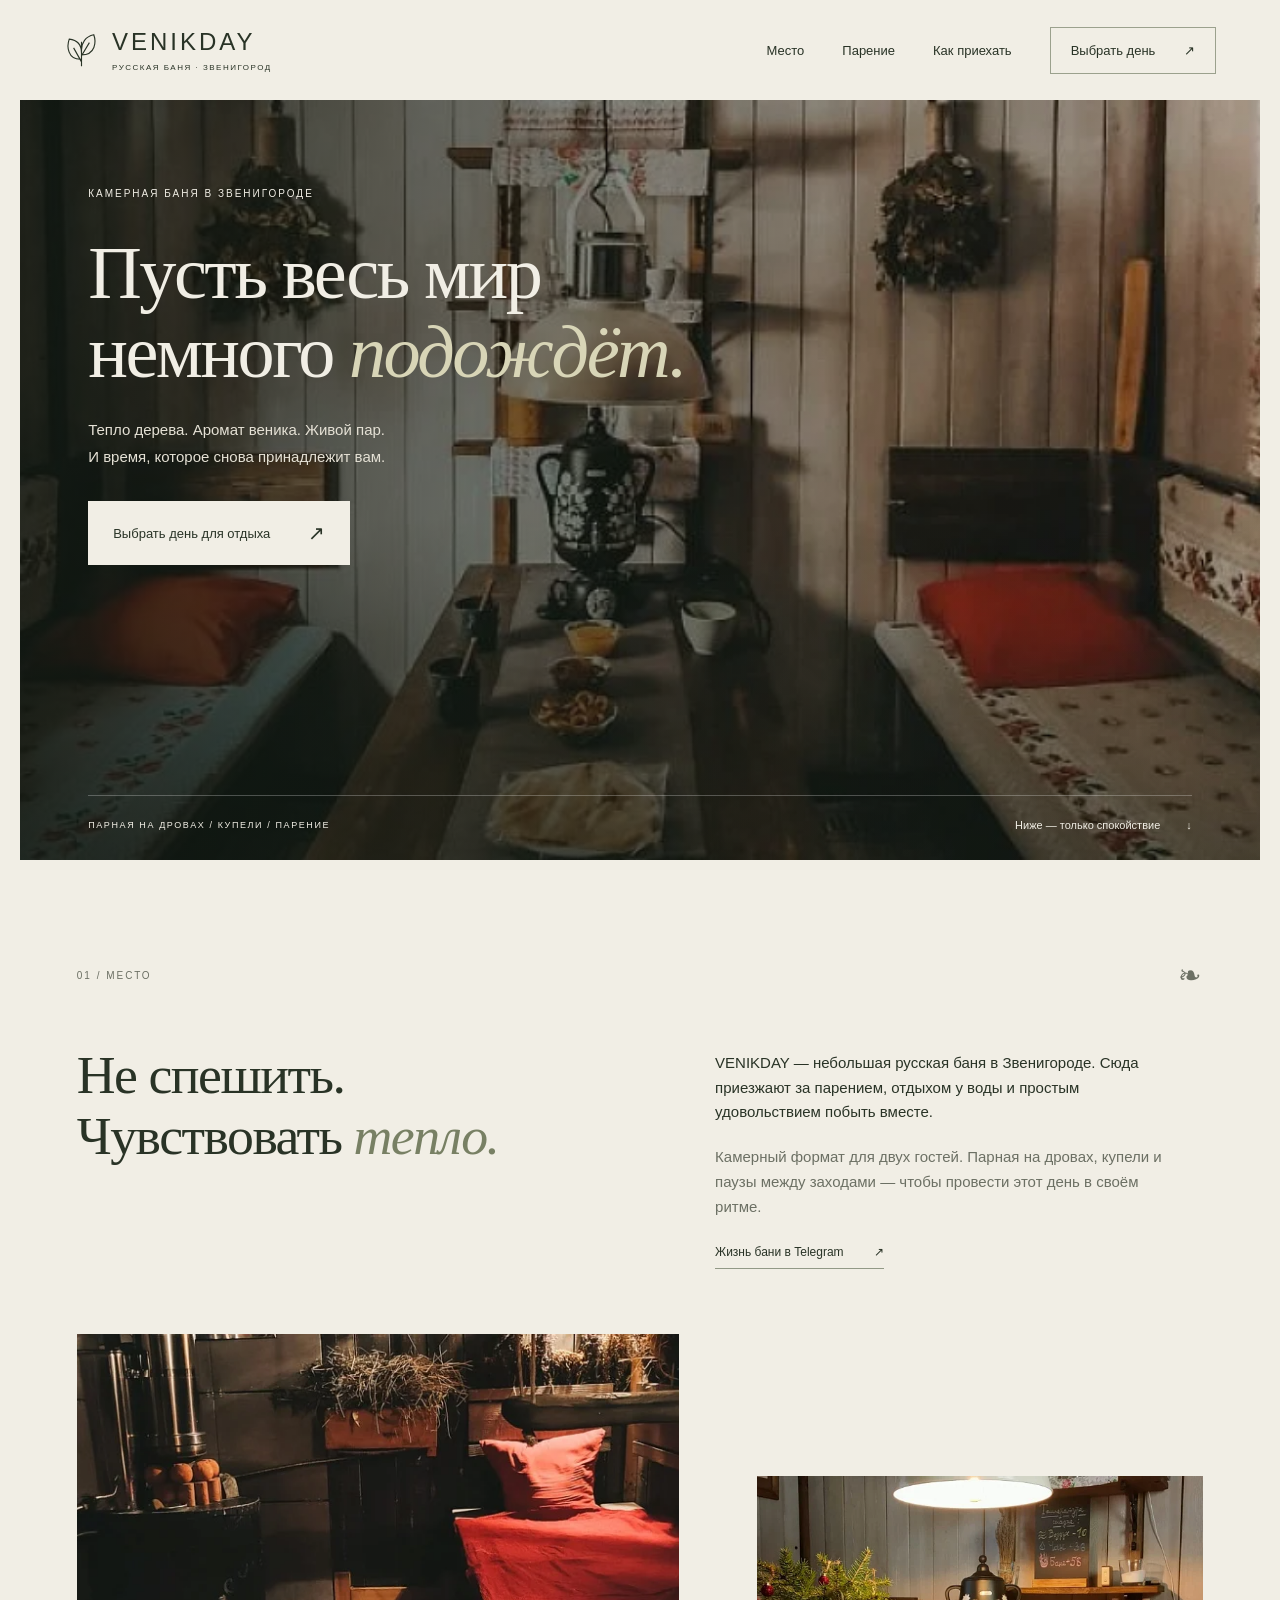
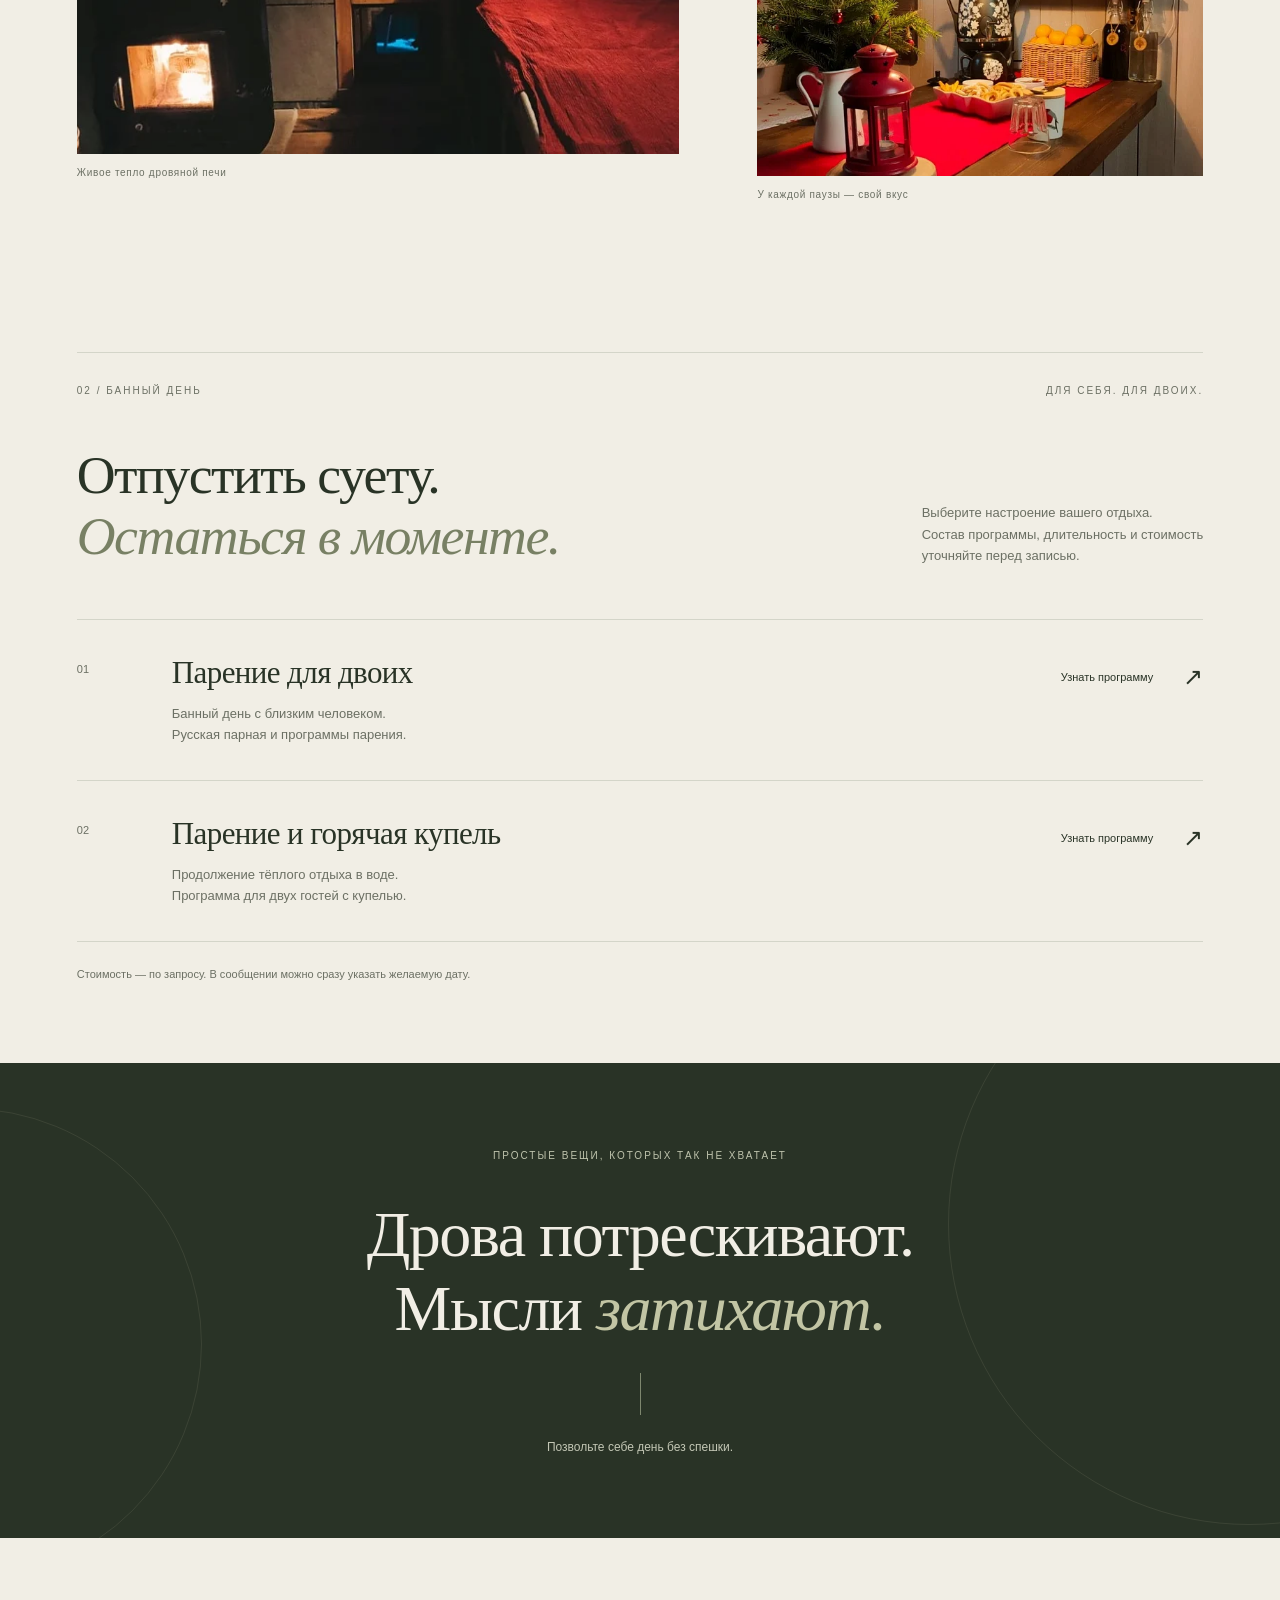
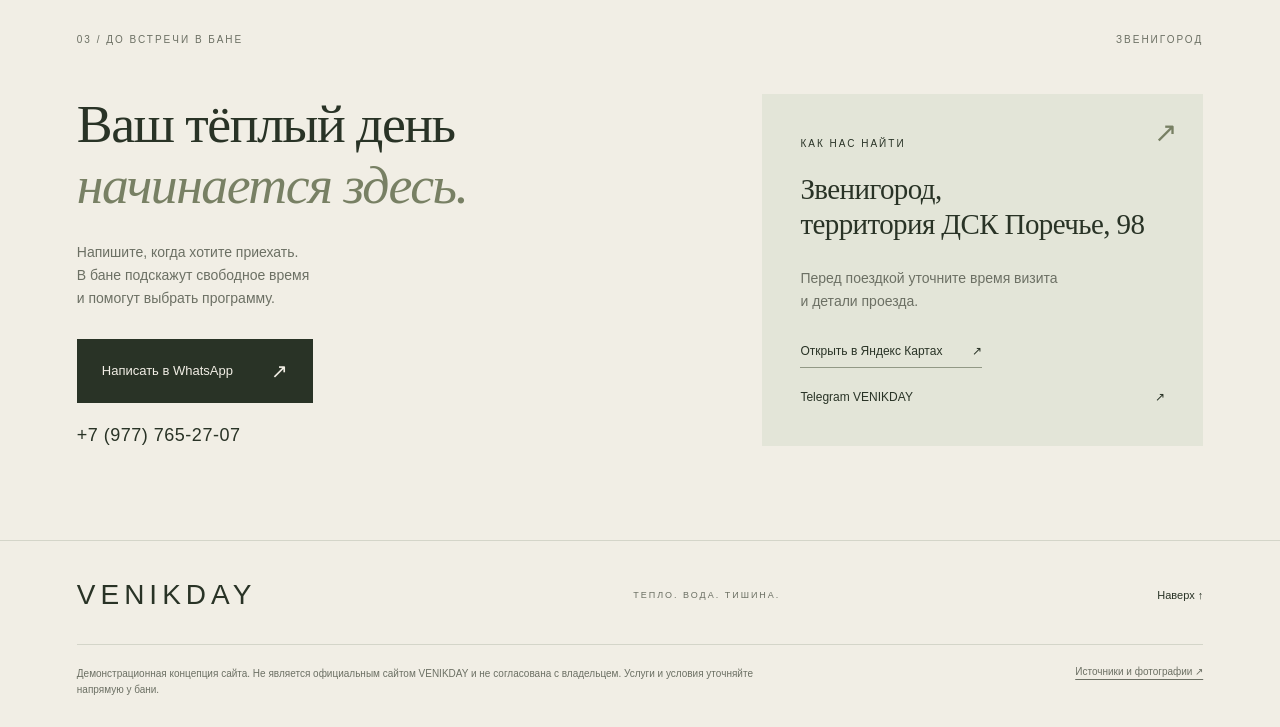
<file: index.html>
<!doctype html>
<html lang="ru">
<head>
 <meta charset="utf-8"><meta name="viewport" content="width=device-width, initial-scale=1">
 <title>VENIKDAY — время для тёплого отдыха</title>
 <meta name="description" content="Демонстрационная концепция сайта VENIKDAY. Русская баня на дровах, парение и купели в Звенигороде. Запись по телефону и в WhatsApp.">
 <meta name="robots" content="noindex, nofollow"><meta name="theme-color" content="#252c23">
 <link rel="icon" href="favicon.svg" type="image/svg+xml">
 <link rel="stylesheet" href="style.css"><script src="app.js" defer></script>
</head>
<body>
 <a class="skip" href="#main">К содержанию</a>
 <header class="header">
  <a class="brand" href="#" aria-label="VENIKDAY — начало"><svg viewBox="0 0 40 44" aria-hidden="true"><path d="M20 40V12M20 32C4 33 3 17 6 9c10 1 14 8 14 16M20 27C36 27 37 12 34 4 24 6 20 14 20 21M20 35l-9-16m9 9 9-15"/></svg><span>VENIKDAY<small>РУССКАЯ БАНЯ · ЗВЕНИГОРОД</small></span></a>
  <nav class="nav" id="navigation" aria-label="Основная навигация"><a href="#place">Место</a><a href="#rituals">Парение</a><a href="#visit">Как приехать</a><a class="nav-book" href="https://wa.me/79777652707" target="_blank" rel="noopener">Выбрать день <span>↗</span></a></nav>
  <button class="menu-toggle" aria-controls="navigation" aria-expanded="false" aria-label="Открыть меню"><span></span><span></span></button>
 </header>
 <main id="main">
  <section class="hero" aria-labelledby="hero-title">
   <img class="hero-photo" src="hero.webp" width="735" height="430" alt="Деревянная комната отдыха VENIKDAY с длинным столом и мягкими скамьями" fetchpriority="high">
   <div class="hero-shade"></div>
   <div class="hero-content"><p class="eyebrow">КАМЕРНАЯ БАНЯ В ЗВЕНИГОРОДЕ</p><h1 id="hero-title">Пусть весь мир<br>немного <em>подождёт.</em></h1><p class="hero-text">Тепло дерева. Аромат веника. Живой пар.<br>И время, которое снова принадлежит вам.</p><a class="button cream" href="https://wa.me/79777652707" target="_blank" rel="noopener">Выбрать день для отдыха <span>↗</span></a></div>
   <div class="hero-bottom"><span>ПАРНАЯ НА ДРОВАХ / КУПЕЛИ / ПАРЕНИЕ</span><a href="#place" aria-label="Узнать о бане">Ниже — только спокойствие <span>↓</span></a></div>
  </section>
  <section class="intro section" id="place">
   <div class="section-label"><span>01 / МЕСТО</span><span class="tiny-leaf">❧</span></div>
   <div class="intro-body"><h2>Не спешить.<br>Чувствовать <em>тепло.</em></h2><div class="intro-copy"><p>VENIKDAY — небольшая русская баня в Звенигороде. Сюда приезжают за парением, отдыхом у воды и простым удовольствием побыть вместе.</p><p class="muted">Камерный формат для двух гостей. Парная на дровах, купели и паузы между заходами — чтобы провести этот день в своём ритме.</p><a class="text-link" href="https://t.me/banyavenikday" target="_blank" rel="noopener">Жизнь бани в Telegram <span>↗</span></a></div></div>
   <div class="photo-story"><figure class="large-photo"><img src="steam.webp" width="735" height="430" alt="Парная VENIKDAY: огонь в печи, деревянные стены и полок" loading="lazy"><figcaption>Живое тепло дровяной печи</figcaption></figure><figure class="small-photo"><img src="tea.webp" width="735" height="430" alt="Самовар и накрытый стол в комнате отдыха VENIKDAY" loading="lazy"><figcaption>У каждой паузы — свой вкус</figcaption></figure></div>
  </section>
  <section class="rituals section" id="rituals">
   <div class="section-label"><span>02 / БАННЫЙ ДЕНЬ</span><span>ДЛЯ СЕБЯ. ДЛЯ ДВОИХ.</span></div>
   <div class="ritual-title"><h2>Отпустить суету.<br><em>Остаться в моменте.</em></h2><p>Выберите настроение вашего отдыха.<br>Состав программы, длительность и стоимость<br class="desktop"> уточняйте перед записью.</p></div>
   <div class="programs">
    <a class="program" href="https://wa.me/79777652707?text=%D0%97%D0%B4%D1%80%D0%B0%D0%B2%D1%81%D1%82%D0%B2%D1%83%D0%B9%D1%82%D0%B5!%20%D0%A0%D0%B0%D1%81%D1%81%D0%BA%D0%B0%D0%B6%D0%B8%D1%82%D0%B5%20%D0%BE%20%D0%BF%D0%B0%D1%80%D0%B5%D0%BD%D0%B8%D0%B8%20%D0%B4%D0%BB%D1%8F%20%D0%B4%D0%B2%D0%BE%D0%B8%D1%85." target="_blank" rel="noopener"><span class="number">01</span><div><h3>Парение для двоих</h3><p>Банный день с близким человеком. <br>Русская парная и программы парения.</p></div><span class="program-end">Узнать программу <b>↗</b></span></a>
    <a class="program" href="https://wa.me/79777652707?text=%D0%97%D0%B4%D1%80%D0%B0%D0%B2%D1%81%D1%82%D0%B2%D1%83%D0%B9%D1%82%D0%B5!%20%D0%A5%D0%BE%D1%87%D1%83%20%D1%83%D0%B7%D0%BD%D0%B0%D1%82%D1%8C%20%D0%BE%20%D0%BF%D1%80%D0%BE%D0%B3%D1%80%D0%B0%D0%BC%D0%BC%D0%B5%20%D1%81%20%D0%B3%D0%BE%D1%80%D1%8F%D1%87%D0%B5%D0%B9%20%D0%BA%D1%83%D0%BF%D0%B5%D0%BB%D1%8C%D1%8E." target="_blank" rel="noopener"><span class="number">02</span><div><h3>Парение и горячая купель</h3><p>Продолжение тёплого отдыха в воде. <br>Программа для двух гостей с купелью.</p></div><span class="program-end">Узнать программу <b>↗</b></span></a>
   </div><p class="price-note">Стоимость — по запросу. В сообщении можно сразу указать желаемую дату.</p>
  </section>
  <section class="pause"><p class="eyebrow">ПРОСТЫЕ ВЕЩИ, КОТОРЫХ ТАК НЕ ХВАТАЕТ</p><p class="pause-title">Дрова потрескивают.<br>Мысли <em>затихают.</em></p><div class="pause-line"></div><p>Позвольте себе день без спешки.</p></section>
  <section class="visit section" id="visit"><div class="section-label"><span>03 / ДО ВСТРЕЧИ В БАНЕ</span><span>ЗВЕНИГОРОД</span></div><div class="visit-grid"><div><h2>Ваш тёплый день<br><em>начинается здесь.</em></h2><p>Напишите, когда хотите приехать.<br>В бане подскажут свободное время<br>и помогут выбрать программу.</p><a class="button green" href="https://wa.me/79777652707" target="_blank" rel="noopener">Написать в WhatsApp <span>↗</span></a><a class="phone" href="tel:+79777652707">+7 (977) 765-27-07</a></div><div class="address"><span class="address-mark" aria-hidden="true">↗</span><p class="eyebrow">КАК НАС НАЙТИ</p><h3>Звенигород,<br>территория ДСК Поречье, 98</h3><p>Перед поездкой уточните время визита<br>и детали проезда.</p><a class="text-link" href="https://yandex.com/maps/org/venikday/139475233240/" target="_blank" rel="noopener">Открыть в Яндекс Картах <span>↗</span></a><a class="telegram" href="https://t.me/banyavenikday" target="_blank" rel="noopener">Telegram VENIKDAY <span>↗</span></a></div></div></section>
 </main>
 <footer><div class="footer-top"><a class="footer-brand" href="#">VENIKDAY</a><span>ТЕПЛО. ВОДА. ТИШИНА.</span><a href="#main">Наверх ↑</a></div><div class="demo-note"><p>Демонстрационная концепция сайта. Не является официальным сайтом VENIKDAY и не согласована с владельцем. Услуги и условия уточняйте напрямую у бани.</p><a href="sources.html">Источники и фотографии ↗</a></div></footer>
 <div class="mobile-book"><a href="https://wa.me/79777652707" target="_blank" rel="noopener">Выбрать день <span>↗</span></a><a href="tel:+79777652707" aria-label="Позвонить в VENIKDAY">Позвонить</a></div>
</body></html>
</file>
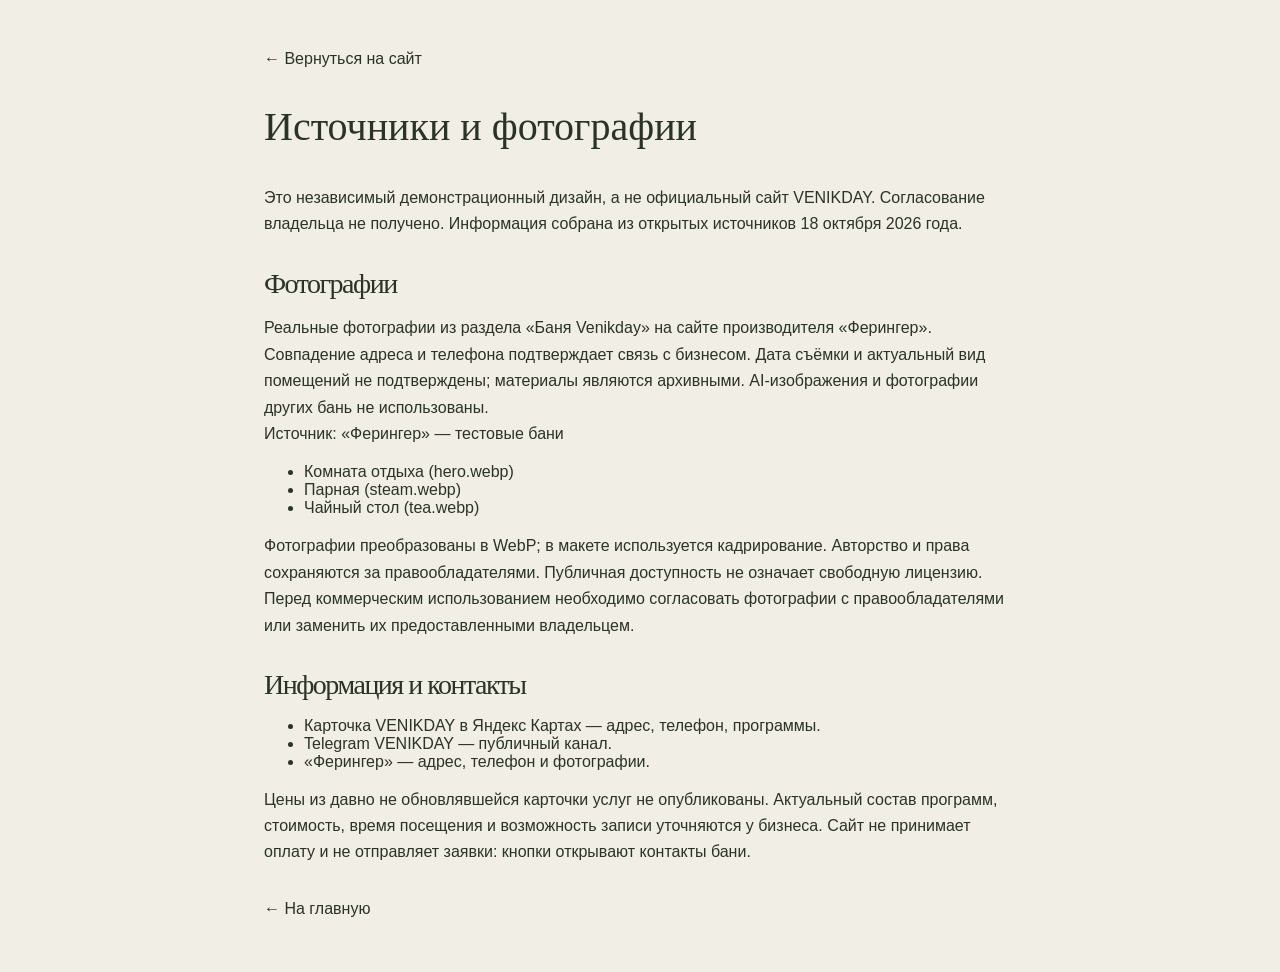
<file: sources.html>
<!doctype html><html lang="ru"><meta charset="utf-8"><meta name="viewport" content="width=device-width,initial-scale=1"><meta name="robots" content="noindex,nofollow"><title>Источники — VENIKDAY</title><link rel="stylesheet" href="style.css"><main style="max-width:800px;margin:auto;padding:50px 24px"><a href="index.html">← Вернуться на сайт</a><h1 style="font-size:40px;margin:35px 0">Источники и фотографии</h1><p>Это независимый демонстрационный дизайн, а не официальный сайт VENIKDAY. Согласование владельца не получено. Информация собрана из открытых источников 18 октября 2026 года.</p><h2 style="font-size:28px;margin:30px 0 16px">Фотографии</h2><p>Реальные фотографии из раздела «Баня Venikday» на сайте производителя «Ферингер». Совпадение адреса и телефона подтверждает связь с бизнесом. Дата съёмки и актуальный вид помещений не подтверждены; материалы являются архивными. AI-изображения и фотографии других бань не использованы.</p><p><a href="https://www.feringer.ru/test-bani/">Источник: «Ферингер» — тестовые бани</a></p><ul><li><a href="https://www.feringer.ru/upload/resize_cache/iblock/9f6/p0aukv291end0b3tbzxg8y2umos296jc/735_430_2/WhatsApp-Image-2022_12_15-at-11.30.11-_2_.jpeg">Комната отдыха (hero.webp)</a></li><li><a href="https://www.feringer.ru/upload/resize_cache/iblock/fa0/782pkkiv66j0iqr8co7ju9hy8j4emr23/735_430_2/WhatsApp-Image-2022_12_15-at-11.30.11-_1_.jpeg">Парная (steam.webp)</a></li><li><a href="https://www.feringer.ru/upload/resize_cache/iblock/ada/syqw6pkqibd7vropa5ip1x3nrqm35s6r/735_430_2/WhatsApp-Image-2022_12_15-at-11.30.10-_1_.jpeg">Чайный стол (tea.webp)</a></li></ul><p>Фотографии преобразованы в WebP; в макете используется кадрирование. Авторство и права сохраняются за правообладателями. Публичная доступность не означает свободную лицензию. Перед коммерческим использованием необходимо согласовать фотографии с правообладателями или заменить их предоставленными владельцем.</p><h2 style="font-size:28px;margin:30px 0 16px">Информация и контакты</h2><ul><li><a href="https://yandex.com/maps/org/venikday/139475233240/">Карточка VENIKDAY в Яндекс Картах</a> — адрес, телефон, программы.</li><li><a href="https://t.me/banyavenikday">Telegram VENIKDAY</a> — публичный канал.</li><li><a href="https://www.feringer.ru/test-bani/">«Ферингер»</a> — адрес, телефон и фотографии.</li></ul><p>Цены из давно не обновлявшейся карточки услуг не опубликованы. Актуальный состав программ, стоимость, время посещения и возможность записи уточняются у бизнеса. Сайт не принимает оплату и не отправляет заявки: кнопки открывают контакты бани.</p><p style="margin-top:30px"><a href="index.html">← На главную</a></p></main></html>
</file>
<file: style.css>
:root{--paper:#f1eee5;--ink:#293326;--olive:#788064;--line:#d4d5c9;--muted:#6c7064}*{box-sizing:border-box}html{scroll-behavior:smooth;scroll-padding-top:95px}body{margin:0;background:var(--paper);color:var(--ink);font-family:Arial,Helvetica,sans-serif;-webkit-font-smoothing:antialiased}a{color:inherit;text-decoration:none}button{font:inherit}a,button{-webkit-tap-highlight-color:transparent}a:focus-visible,button:focus-visible{outline:2px solid #b19b62;outline-offset:6px}img{display:block;width:100%;object-fit:cover}h1,h2,h3,p,figure{margin:0}h1,h2,h3,.pause-title{font-family:Georgia,'Times New Roman',serif;font-weight:400}em{font-weight:400}p{line-height:1.65}.header{height:100px;padding:0 5%;display:flex;align-items:center;justify-content:space-between;position:relative;z-index:20;background:var(--paper)}.brand{display:flex;align-items:center;gap:13px;font-size:24px;letter-spacing:3px}.brand svg{width:35px;height:43px;fill:none;stroke:currentColor;stroke-width:1.3}.brand small{display:block;font-size:8px;letter-spacing:1.5px;margin-top:7px}.nav{display:flex;gap:38px;align-items:center;font-size:13px}.nav a:hover,.text-link:hover{color:var(--olive)}.nav-book{border:1px solid #9ba18d;padding:15px 20px}.nav-book span{margin-left:25px}.menu-toggle{display:none}.hero{height:min(760px,calc(100svh - 100px));min-height:610px;position:relative;color:var(--paper);isolation:isolate;margin:0 20px}.hero-photo,.hero-shade{position:absolute;inset:0;height:100%;z-index:-2}.hero-photo{object-position:50% 48%}.hero-shade{z-index:-1;background:linear-gradient(90deg,rgba(15,23,17,.83),rgba(15,23,17,.36) 65%,rgba(15,23,17,.18)),linear-gradient(0deg,rgba(15,23,17,.5),transparent 45%)}.hero-content{padding:86px 5.5% 70px}.eyebrow,.section-label{font-size:10px;letter-spacing:2px;line-height:1.6}.hero h1{font-size:clamp(50px,5.8vw,88px);line-height:1.06;letter-spacing:-2.5px;margin:32px 0 25px}.hero h1 em{color:#d8d5b7}.hero-text{font-size:15px;color:#e5e1d5;line-height:1.8;margin-bottom:31px}.button{display:inline-flex;align-items:center;justify-content:space-between;gap:38px;padding:20px 25px;font-size:13px;min-height:58px;transition:background .2s,transform .2s}.button:hover{transform:translateY(-2px)}.cream{background:var(--paper);color:var(--ink)}.cream:hover{background:#dcdcc9}.green{background:var(--ink);color:var(--paper)}.green:hover{background:#45513b}.button span{font-size:20px}.hero-bottom{position:absolute;bottom:29px;left:5.5%;right:5.5%;display:flex;justify-content:space-between;align-items:center;border-top:1px solid #ffffff40;padding-top:23px;font-size:9px;letter-spacing:1.6px}.hero-bottom a{letter-spacing:0;font-size:11px}.hero-bottom a span{margin-left:23px}.section{padding:94px max(6%,calc((100vw - 1280px)/2));scroll-margin-top:0}.section-label{display:flex;justify-content:space-between;align-items:center;color:var(--muted);margin-bottom:46px}.tiny-leaf{font-size:28px}.intro-body{display:grid;grid-template-columns:1.1fr 1fr;gap:9%}h2{font-size:clamp(38px,4.2vw,61px);line-height:1.13;letter-spacing:-1.5px}h2 em{color:var(--olive)}.intro-copy{font-size:15px;padding-top:6px;max-width:470px}.muted{color:var(--muted);margin-top:20px}.text-link{display:inline-flex;justify-content:space-between;gap:30px;align-items:center;font-size:12px;padding-bottom:9px;border-bottom:1px solid #929986;margin-top:26px}.photo-story{display:grid;grid-template-columns:1.35fr 1fr;gap:7%;align-items:end;margin-top:65px}.large-photo img{height:420px}.small-photo{margin-bottom:-22px}.small-photo img{height:300px}.photo-story figcaption{font-size:10px;letter-spacing:.7px;color:var(--muted);margin-top:13px}.rituals{padding-top:80px;padding-bottom:80px}.rituals .section-label{border-top:1px solid var(--line);padding-top:30px}.ritual-title{display:flex;justify-content:space-between;gap:40px;align-items:end;margin-bottom:52px}.ritual-title>p{font-size:13px;color:var(--muted);max-width:330px}.program{display:grid;grid-template-columns:75px 1fr auto;gap:20px;align-items:start;padding:34px 0;border-top:1px solid var(--line);transition:padding .2s,background .2s}.program:last-child{border-bottom:1px solid var(--line)}.program:hover{background:#e8e8dc;padding-left:15px;padding-right:15px}.number{font-size:11px;padding-top:9px;color:var(--muted)}h3{font-size:31px;letter-spacing:-.6px;line-height:1.2}.program p{font-size:13px;color:var(--muted);margin-top:12px}.program-end{display:flex;align-items:center;gap:30px;font-size:11px;padding-top:9px}.program-end b{font-weight:400;font-size:24px}.price-note{font-size:11px;color:var(--muted);margin-top:23px}.pause{background:var(--ink);color:var(--paper);padding:85px 20px 80px;text-align:center;position:relative;overflow:hidden}.pause:before,.pause:after{content:'';position:absolute;pointer-events:none;border:1px solid #d9d6b819;width:470px;height:470px;border-radius:50%;top:45px;left:-270px}.pause:after{left:auto;right:-270px;top:-140px;width:600px;height:600px}.pause .eyebrow{color:#bfc4ad}.pause-title{font-size:clamp(40px,5vw,69px);line-height:1.15;margin:34px 0 28px;letter-spacing:-1.5px}.pause-title em{color:#c2c5a4}.pause-line{width:1px;height:42px;background:#7e876e;margin:0 auto 23px}.pause>p:last-child{font-size:12px;color:#c3c7b5}.visit-grid{display:grid;grid-template-columns:1.3fr 1fr;gap:10%}.visit-grid>div>p:not(.eyebrow){font-size:14px;color:var(--muted);margin:25px 0}.visit .button{margin:4px 0 22px}.phone{display:block;font-size:18px;letter-spacing:.5px;width:fit-content}.address{padding:38px;background:#e3e5d8;position:relative;align-self:stretch;display:flex;flex-direction:column;justify-content:center}.address-mark{position:absolute;right:26px;top:22px;font-size:28px;color:var(--olive)}.address h3{font-size:29px;margin-top:20px}.address .text-link{margin-top:6px;align-self:start}.telegram{font-size:12px;margin-top:22px;display:flex;justify-content:space-between}.telegram span{margin-left:40px}footer{padding:38px 6% 28px;border-top:1px solid var(--line)}.footer-top{display:flex;justify-content:space-between;align-items:center}.footer-brand{font-size:28px;letter-spacing:5px}.footer-top>span{font-size:9px;letter-spacing:2px;color:var(--muted)}.footer-top>a:last-child{font-size:11px}.demo-note{border-top:1px solid var(--line);margin-top:33px;padding-top:21px;display:flex;justify-content:space-between;gap:40px;font-size:10px;color:var(--muted)}.demo-note p{max-width:690px}.demo-note a{white-space:nowrap;text-decoration:underline;text-underline-offset:4px}.mobile-book{display:none}.skip{position:absolute;top:-60px;left:20px;padding:15px;background:var(--paper);z-index:99}.skip:focus{top:10px}
@media(min-width:1600px){.hero-content{padding-left:max(5.5%,calc((100vw - 1280px)/2))}.hero{max-height:850px}}
@media(max-width:850px){.header{height:84px;padding:0 6%}.brand{font-size:21px}.nav{gap:20px}.nav-book{padding:12px}.hero{margin:0 12px;min-height:600px;height:calc(95svh - 84px)}.hero h1{font-size:61px}.section{padding:70px 6%}.intro-body{gap:6%;grid-template-columns:1fr 1fr}.large-photo img{height:330px}.small-photo img{height:250px}.program{grid-template-columns:35px 1fr auto;gap:10px}.program-end{font-size:0;gap:0}.visit-grid{gap:5%;grid-template-columns:1.1fr 1fr}.address{padding:25px}.address h3{font-size:25px}}
@media(max-width:600px){html{scroll-padding-top:80px}.header{height:78px;padding:0 22px;position:sticky;top:0}.brand{font-size:20px;letter-spacing:2px;gap:10px}.brand svg{width:28px;height:36px}.brand small{font-size:7px;letter-spacing:1px;margin-top:5px}.menu-toggle{display:flex;background:none;border:1px solid #a5ac97;width:43px;height:43px;padding:12px 10px;flex-direction:column;justify-content:center;gap:6px;color:inherit}.menu-toggle span{display:block;width:20px;height:1px;background:currentColor;transition:transform .2s}.menu-toggle[aria-expanded=true] span:first-child{transform:translateY(3.5px) rotate(45deg)}.menu-toggle[aria-expanded=true] span:last-child{transform:translateY(-3.5px) rotate(-45deg)}.nav{display:none;position:absolute;top:78px;left:0;right:0;background:var(--paper);padding:15px 22px 25px;box-shadow:0 14px 14px #0002;gap:0}.nav.open{display:flex;flex-direction:column;align-items:stretch}.nav a{padding:17px 0;border-top:1px solid var(--line)}.nav .nav-book{padding:16px;margin-top:10px;display:flex;justify-content:space-between;border:1px solid #9ba18d}.hero{height:calc(100svh - 142px);min-height:550px;max-height:750px;margin:0 8px}.hero-photo{object-position:52% 50%}.hero-shade{background:linear-gradient(90deg,#142015cf,#18201942),linear-gradient(0deg,#152016a8,transparent 80%)}.hero-content{padding:54px 22px 100px}.eyebrow{font-size:8px;letter-spacing:1.6px}.hero h1{font-size:clamp(38px,10.4vw,47px);letter-spacing:-1.6px;line-height:1.13;margin:30px 0 24px}.hero-text{font-size:12px;line-height:1.85;margin-bottom:30px}.button{font-size:12px;gap:23px;padding:16px 20px;min-height:56px}.hero-bottom{left:22px;right:22px;bottom:24px;padding-top:17px;display:block;font-size:7px;letter-spacing:1px}.hero-bottom a{display:flex;justify-content:space-between;font-size:10px;margin-top:14px}.section{padding:59px 24px}.section-label{font-size:8px;letter-spacing:1.3px;margin-bottom:29px}.tiny-leaf{font-size:24px}h2{font-size:38px;letter-spacing:-1.4px;line-height:1.15}.intro-body{display:block}.intro-copy{font-size:13px;line-height:1.75;margin-top:25px}.muted{margin-top:15px}.text-link{font-size:11px;margin-top:21px}.photo-story{grid-template-columns:1fr;gap:28px;margin-top:36px}.large-photo img{height:300px;object-position:60% 50%}.small-photo{width:82%;margin-left:auto;margin-bottom:0}.small-photo img{height:210px}.photo-story figcaption{font-size:9px;line-height:1.5}.rituals{padding-top:7px}.ritual-title{display:block;margin-bottom:32px}.ritual-title>p{font-size:12px;margin-top:21px}.rituals .section-label{gap:12px}.program{padding:25px 0;grid-template-columns:25px 1fr 22px;gap:8px}.program:hover{padding-left:0;padding-right:0}.program h3{font-size:26px;line-height:1.22}.program p{font-size:11px;margin-top:11px}.program p br{display:none}.program-end b{font-size:22px}.number{font-size:9px}.price-note{font-size:10px;line-height:1.7}.pause{padding:63px 24px}.pause-title{font-size:38px;letter-spacing:-1.2px;margin:26px 0}.pause .eyebrow{font-size:7px;letter-spacing:1.3px}.pause>p:last-child{font-size:11px}.visit-grid{display:block}.visit h2{font-size:36px}.visit-grid>div>p:not(.eyebrow){font-size:13px;margin:22px 0}.visit .button{width:100%}.phone{font-size:18px}.address{margin-top:38px;padding:32px 25px}.address h3{font-size:26px;line-height:1.25}.address .text-link{font-size:11px}.telegram{font-size:11px}footer{padding:28px 24px 95px}.footer-brand{font-size:23px;letter-spacing:3px}.footer-top>span{display:none}.demo-note{display:block;margin-top:25px;padding-top:19px;font-size:9px}.demo-note a{display:inline-block;margin-top:16px}.mobile-book{display:flex;position:fixed;z-index:30;bottom:0;left:0;right:0;background:var(--paper);border-top:1px solid #c9cebd;padding:9px 14px calc(9px + env(safe-area-inset-bottom));gap:10px;box-shadow:0 -4px 20px #1723190a}.mobile-book a{display:flex;align-items:center;justify-content:center;min-height:43px;font-size:11px}.mobile-book a:first-child{background:var(--ink);color:var(--paper);flex:1;justify-content:space-between;padding:0 18px}.mobile-book a:last-child{border:1px solid #b4bba7;padding:0 18px}.mobile-book span{font-size:20px}}
@media(prefers-reduced-motion:reduce){html{scroll-behavior:auto}*,*:before,*:after{transition:none!important}}
</file>
